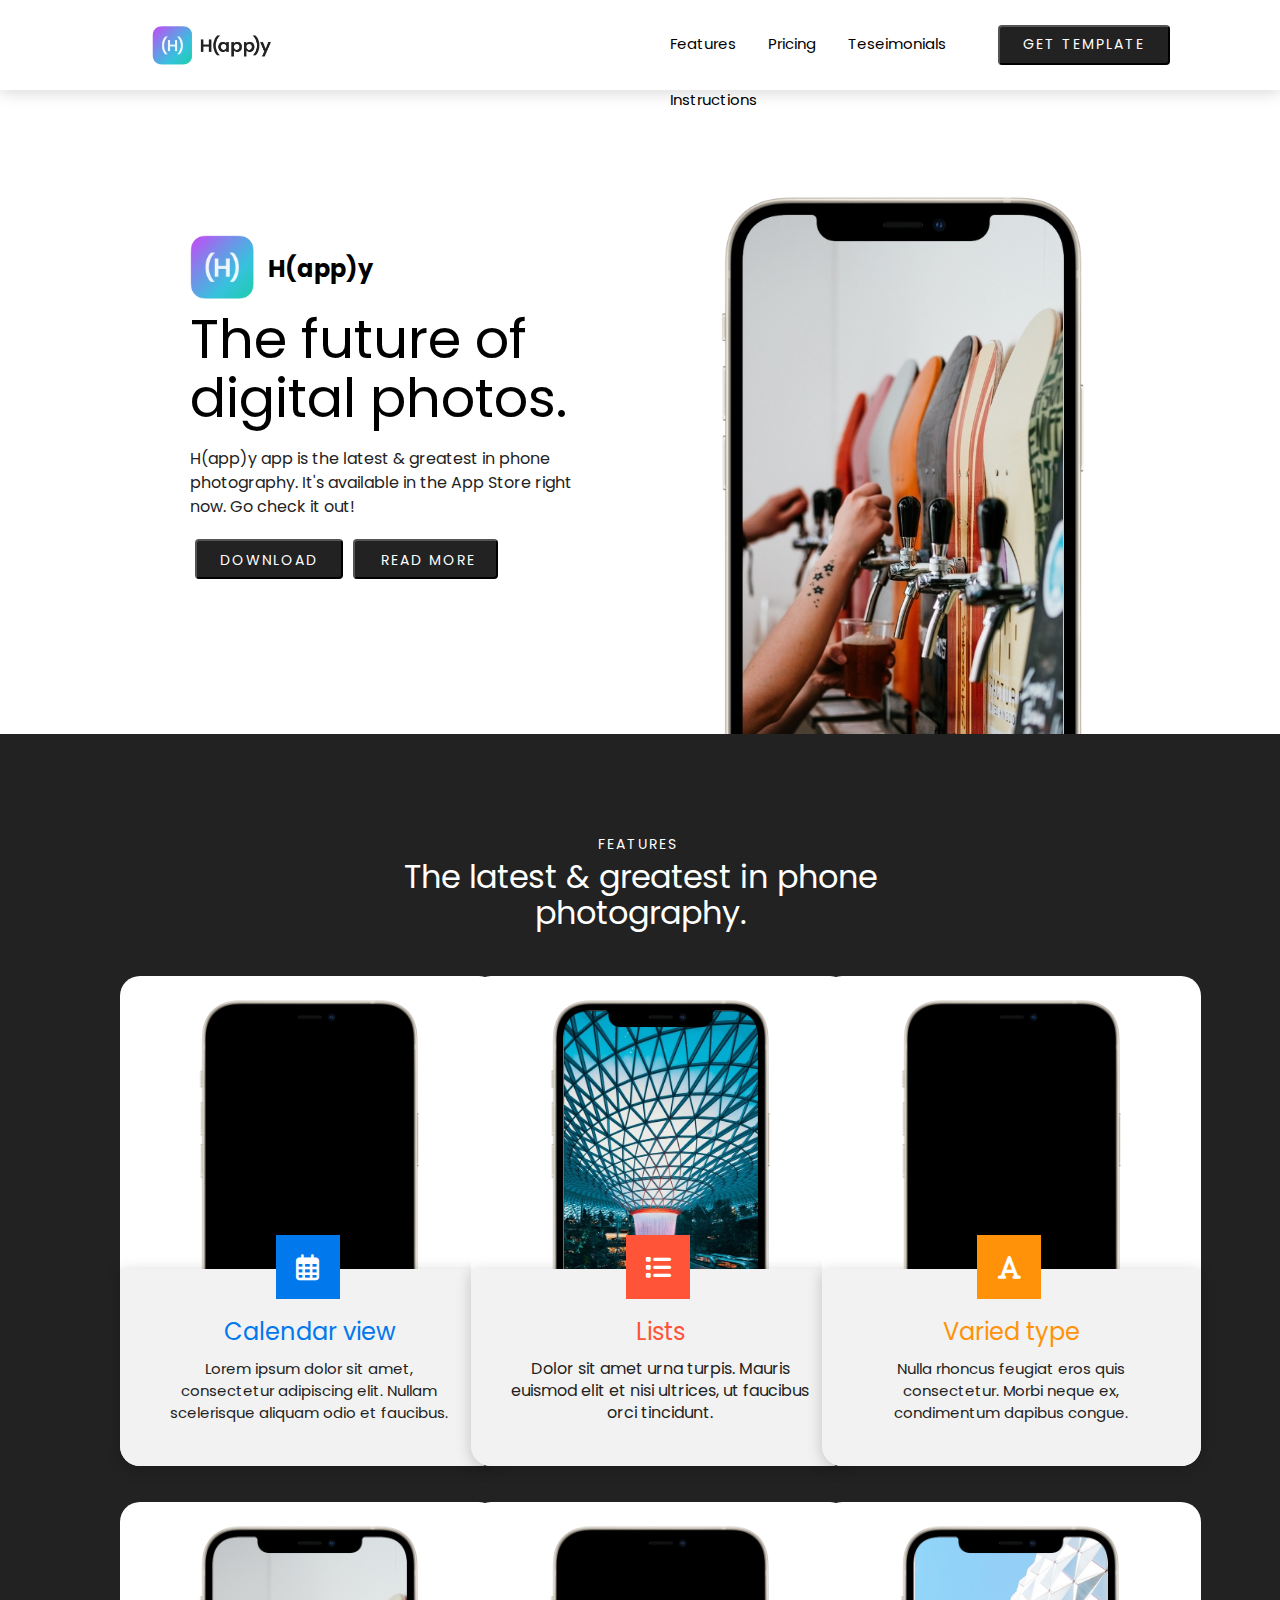
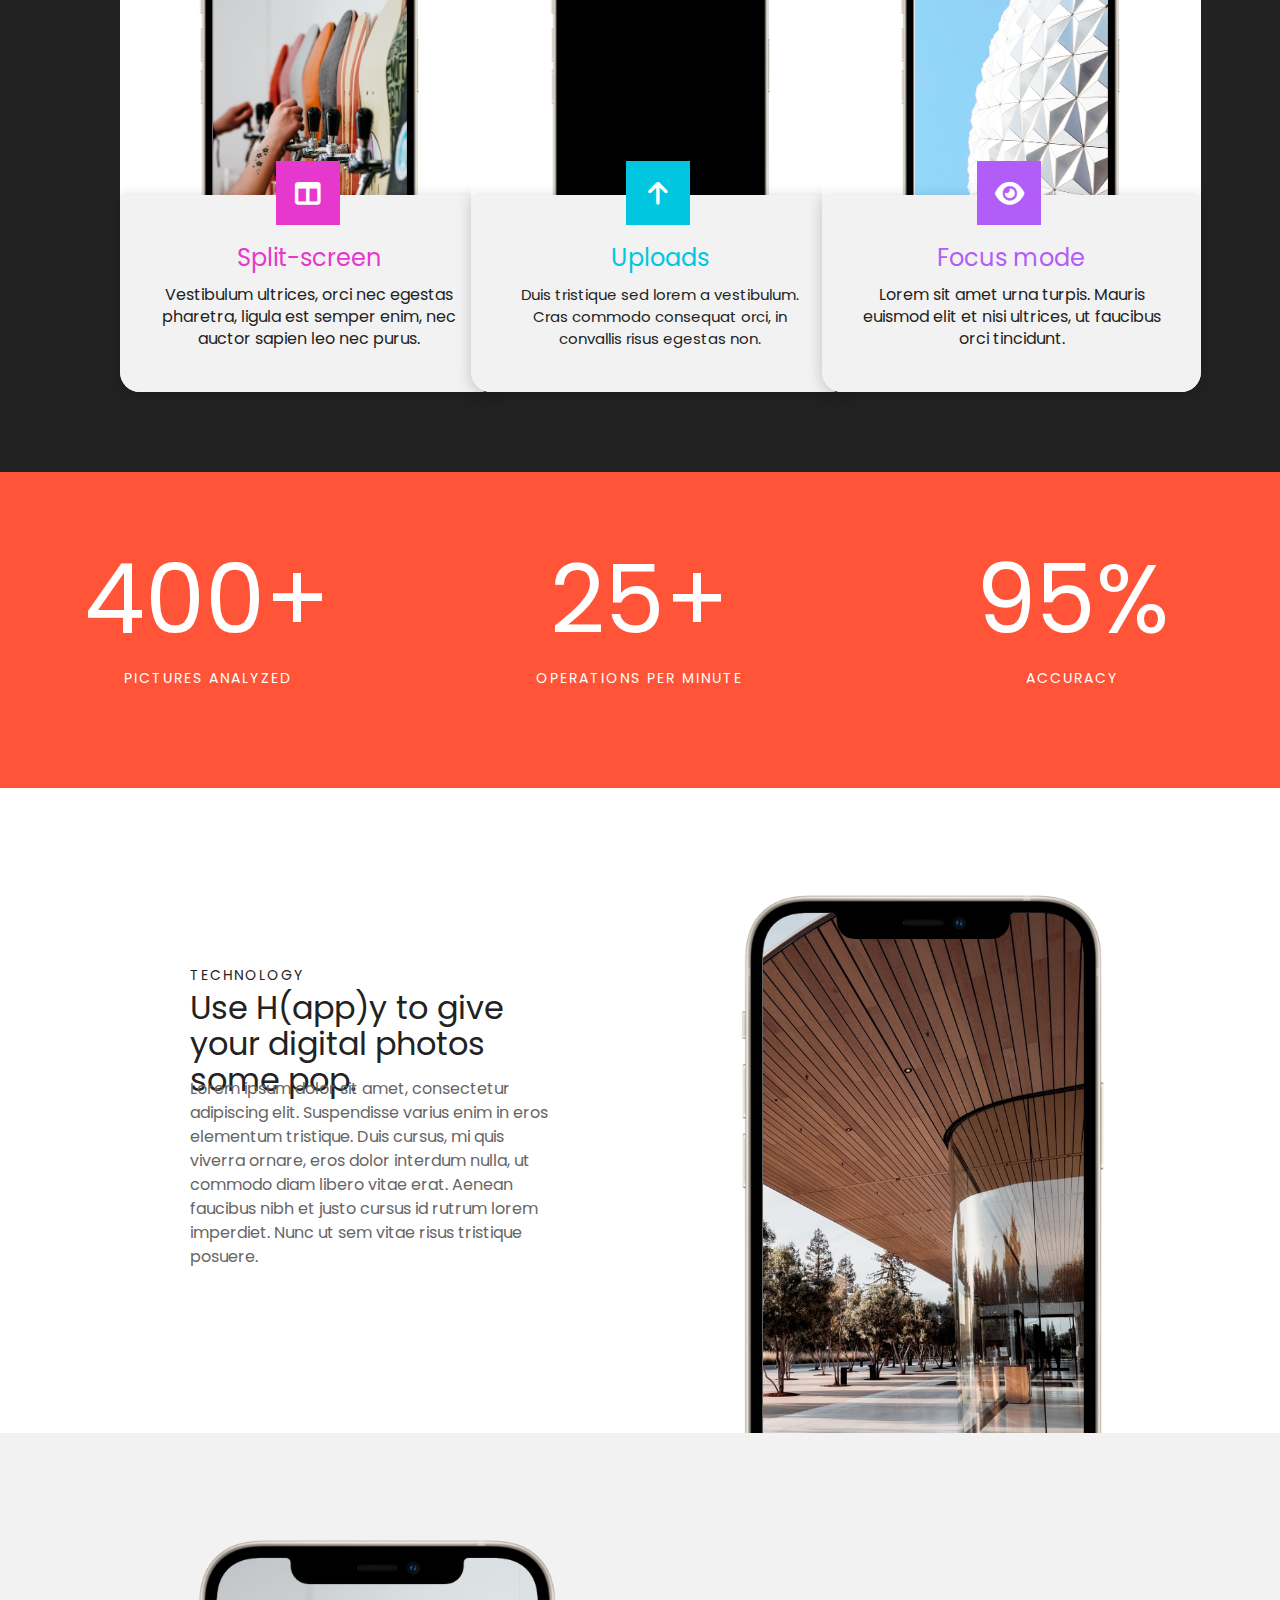
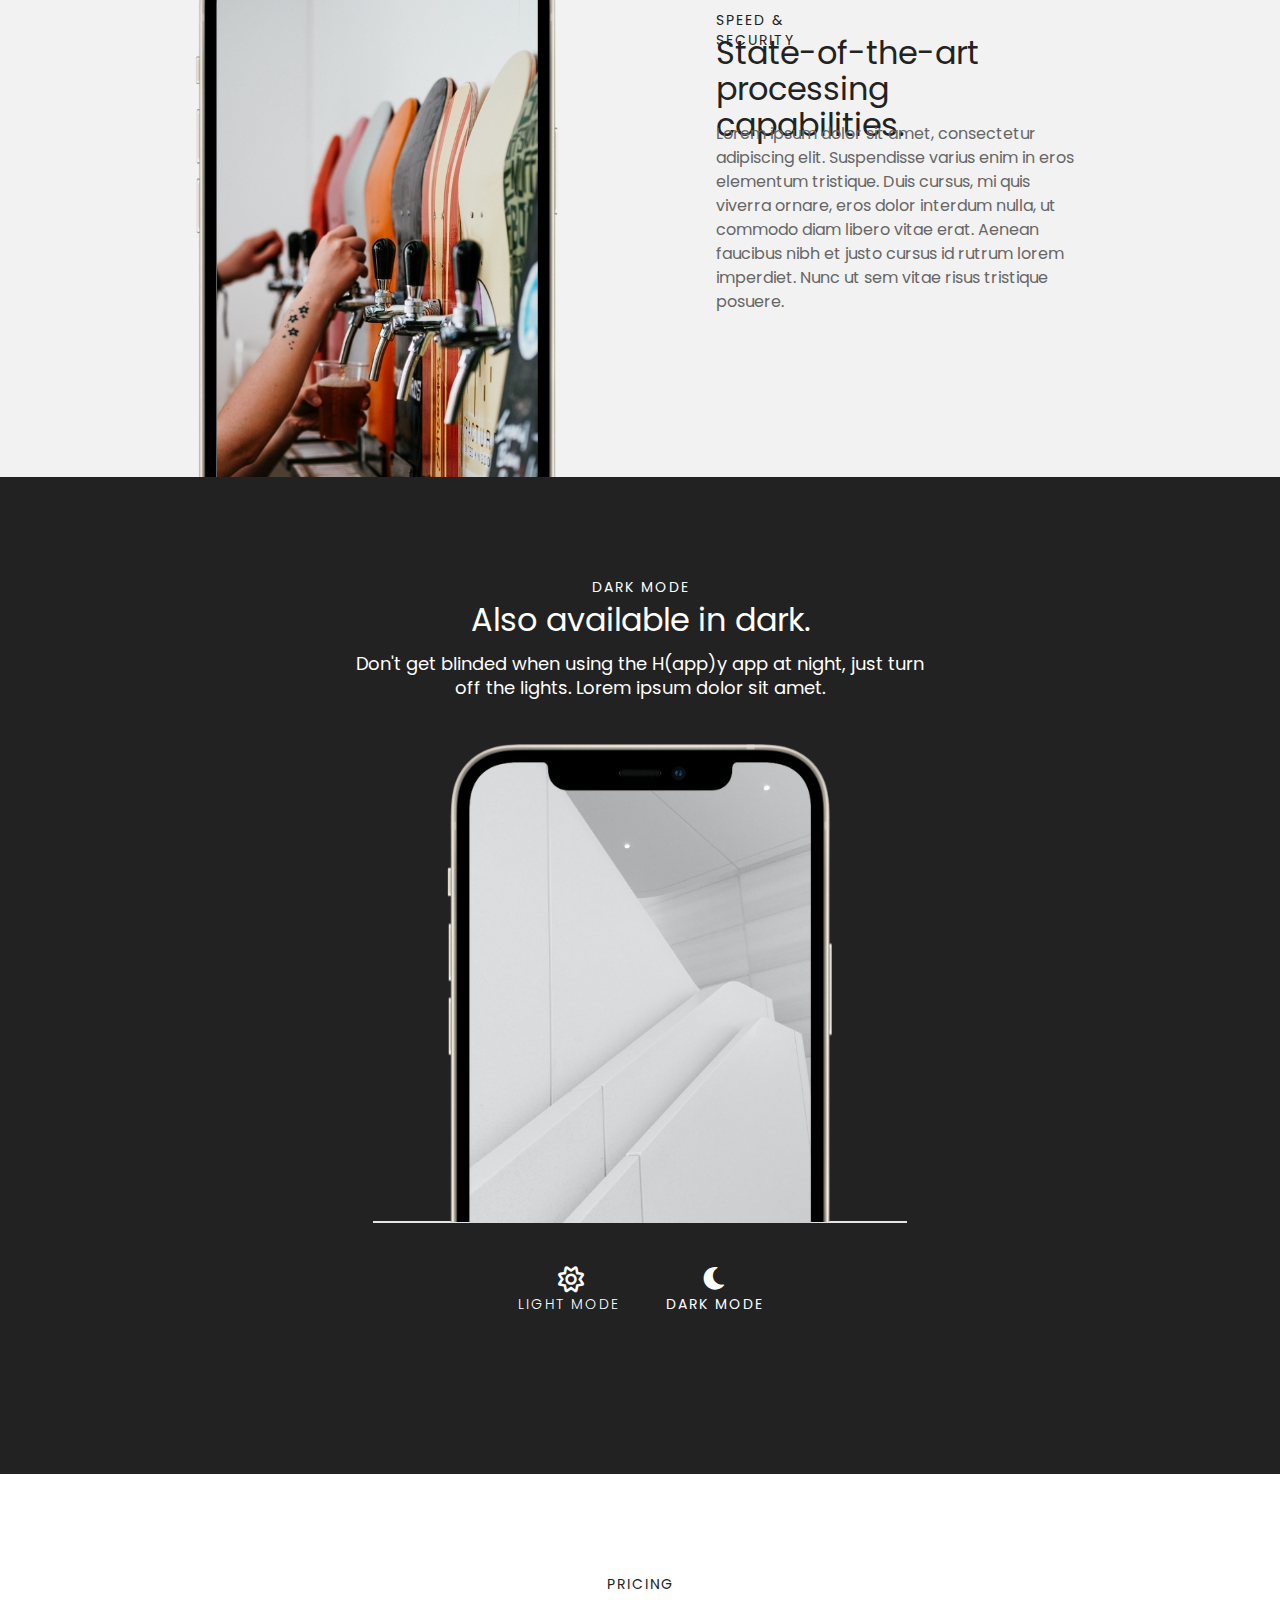
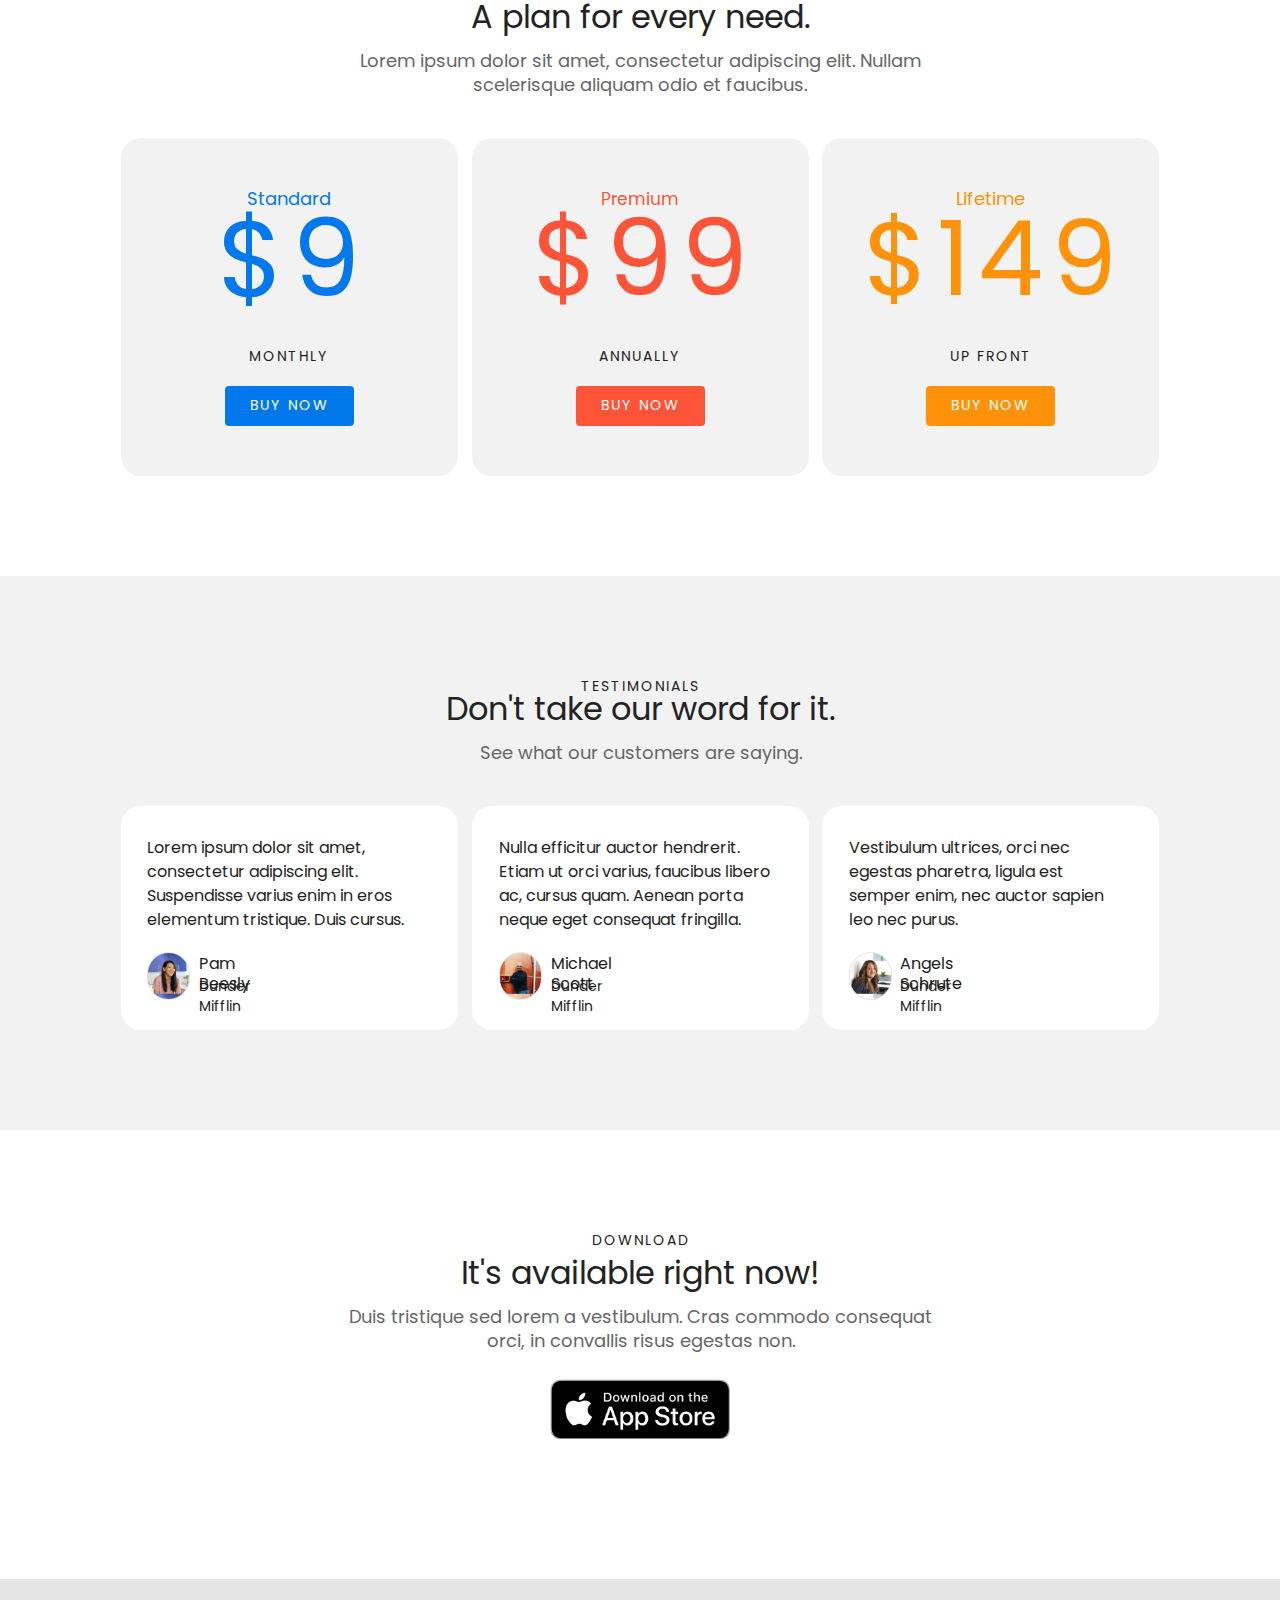
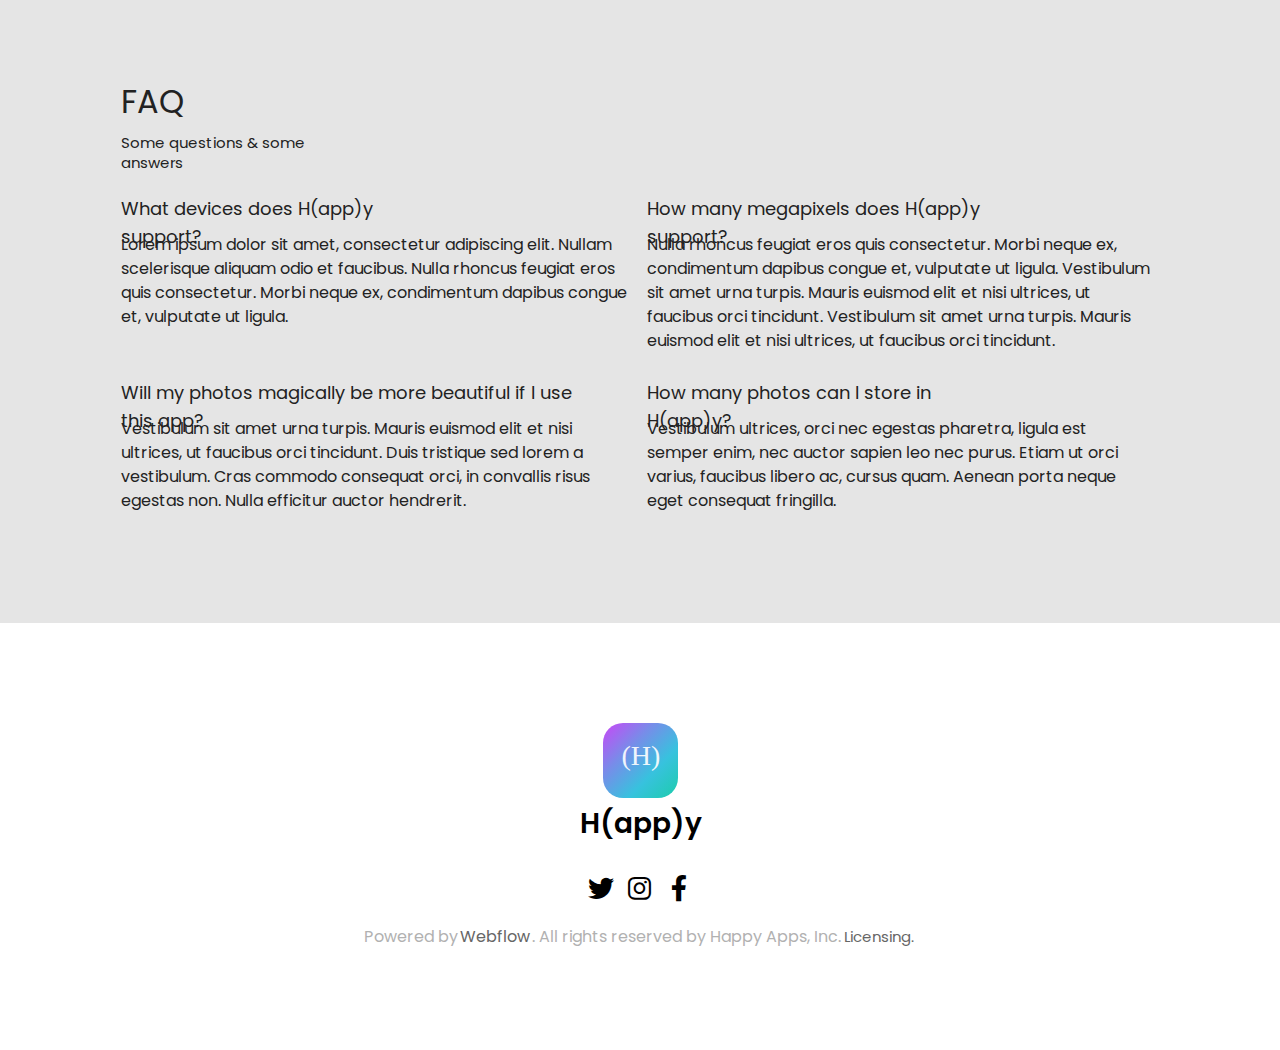
<file: site/index.html>
<!DOCTYPE html>
<html lang="en">

<head>
    <meta charset="UTF-8">
    <meta http-equiv="X-UA-Compatible" content="IE=edge">
    <meta name="viewport" content="width=device-width, initial-scale=1.0">
    <link rel="stylesheet"
        href="https://fonts.googleapis.com/css2?family=Poppins:wght@400;500;600;700;800&display=swap">
    <link rel="stylesheet" href="style.css">
    <link rel="icon" href="images/icon.png">
    <link rel="stylesheet" href="fontawesome/css/all.css">

    <title>Лабораторные работы</title>
</head>

<body>
    <div class="nav">
        <div class="wrap">
            <div class="logo">
                <img src="images/logo.png">
            </div>

            <div class="nav_bar">
                <ul>
                    <li><a herf="#">Features</a></li>
                    <li><a herf="#">Pricing</a></li>
                    <li><a herf="#">Teseimonials</a></li>
                    <li><a herf="#">Instructions</a></li>
                </ul>
            </div>
            <button class="get" type="button" onclick="alert('GET TEMPLATE')">
                <span>GET TEMPLATE</span>
            </button>
        </div>
    </div>
    <div class="bnner">
        <div class="left1">
            <div class="blogo">
                <img src="images/bicon.png">
                <span class="posi">H(app)y</span>
            </div>
            <div class="title1">
                The future of digital photos.
            </div>
            <div class="par1">H(app)y app is the latest & greatest in phone photography.
                It's available in the App Store right now. Go check it out!</div>
            <button class="download" type="button" onclick="alert('DOWNLOAD')"><span>DOWNLOAD</span></button>
            <button class="readmore" type="button" onclick="alert('READ MORE')"><span>READ MORE</span></button>
        </div>

        <div class="phone">
            <div class="bgp"></div>
            <div class="pf"></div>
        </div>
    </div>

    <div class="page1">
        <span class="features">FEATURES</span>
        <p class="par2">The latest & greatest in phone photography.</p>
        <div class="box1">
            <div class="b1"></div>
            <div class="calendar">
                <a href="#" class="view">Calendar view</a>
                <div class="pbox1">Lorem ipsum dolor sit amet, consectetur adipiscing elit. Nullam scelerisque aliquam
                    odio et faucibus.</div>
            </div>
            <div class="calicon"><i class="fa-regular fa-calendar-days"></i></div>
        </div>
        <div class="box2">
            <div class="b2"></div>
            <div class="b2u"></div>
            <div class="lists">
                <a href="#" class="view1">Lists</a>
                <div class="pbox2">Dolor sit amet urna turpis. Mauris euismod elit et nisi ultrices, ut faucibus orci
                    tincidunt.</div>
            </div>
            <div class="listicon"><i class="fa-solid fa-list"></i></div>
        </div>
        <div class="box3">
            <div class="b3"></div>
            <div class="b3u">
                <a href="#" class="view2">Varied type</a>
                <div class="pbox3">Nulla rhoncus feugiat eros quis consectetur. Morbi neque ex, condimentum dapibus
                    congue.</div>
            </div>
            <div class="varicon"><i class="fa-solid fa-font"></i></div>
        </div>
        <div class="box4">
            <div class="b4"></div>
            <div class="b4u"></div>
            <div class="split">
                <a href="#" class="view3">Split-screen</a>
                <div class="pbox4">Vestibulum ultrices, orci nec egestas pharetra, ligula est semper enim, nec auctor
                    sapien leo nec purus.</div>
            </div>
            <div class="spliticon"><i class="fa-solid fa-table-columns"></i></div>
        </div>
        <div class="box5">
            <div class="b5"></div>
            <div class="upload">
                <a href="#" class="view4">Uploads</a>
                <div class="pbox5">Duis tristique sed lorem a vestibulum. Cras commodo consequat orci, in convallis
                    risus egestas non.</div>
            </div>
            <div class="upicon"><i class="fa-solid fa-arrow-up"></i></div>
        </div>
        <div class="box6">
            <div class="b6"></div>
            <div class="b6u"></div>
            <div class="focus">
                <a href="#" class="view5">Focus mode</a>
                <div class="pbox6">Lorem sit amet urna turpis. Mauris euismod elit et nisi ultrices, ut faucibus orci
                    tincidunt.</div>
            </div>
            <div class="foicon"><i class="fa-solid fa-eye"></i></div>
        </div>

    </div>

    <div class="page2">
        <div class="t1">
            <div class="t1sub1">400+</div>
            <div class="t1sub2"><span>Pictures analyzed</span></div>
        </div>
        <div class="t2">
            <div class="t2sub1">25+</div>
            <div class="t2sub2"><span>Operations per minute</span></div>
        </div>
        <div class="t3">
            <div class="t3sub1">95%</div>
            <div class="t3sub2"><span>Accuracy</span></div>
        </div>
    </div>

    <div class="page3">
        <div class="pg3box1">
            <div class="pg3box2"><span>TEchnology</span></div>
            <p class="qwe">Use H(app)y to give your digital photos some pop.</p>
            <p class="rty">Lorem ipsum dolor sit amet, consectetur adipiscing elit.
                Suspendisse varius enim in eros elementum tristique. Duis cursus,
                mi quis viverra ornare, eros dolor interdum nulla, ut commodo diam libero vitae
                erat. Aenean faucibus nibh et justo cursus id rutrum lorem imperdiet.
                Nunc ut sem vitae risus tristique posuere.</p>
        </div>
        <div class="pg3box3">
            <div class="img1"></div>
            <div class="img2"></div>
        </div>
    </div>
    <div class="page4">
        <div class="pg4box1">
            <div class="pg4sub1">
                <div class="img3"></div>
                <div class="img4"></div>
            </div>
            <div class="pg4sub2">
                <div class="pg4sub3"><span>Speed & security</span></div>
                <p class="msg1">State-of-the-art processing capabilities.</p>
                <p class="msg2">Lorem ipsum dolor sit amet, consectetur adipiscing elit.
                    Suspendisse varius enim in eros elementum tristique. Duis cursus,
                    mi quis viverra ornare, eros dolor interdum nulla, ut commodo diam
                    libero vitae erat. Aenean faucibus nibh et justo cursus id rutrum
                    lorem imperdiet. Nunc ut sem vitae risus tristique posuere.</p>
            </div>
        </div>
    </div>
    <div class="page5">
        <div class="page5box1">
            <div class="pg5sub1"><span>Dark mode</span></div>
            <p class="msg3">Also available in dark.</p>
            <p class="msg4">Don't get blinded when using the H(app)y app at night, just turn off the lights. Lorem ipsum
                dolor sit amet.</p>
            <div class="pg5sub2">
                <div></div>
                <div>
                    <div class="img5"></div>
                    <div class="img6"></div>
                </div>
                <div>
                    <div class="sun">
                        <div class="sunicon"><i class="fa-regular fa-sun"></i></div>
                        <div class="light"><span>Light Mode</span></div>
                    </div>
                    <div class="moon">
                        <div class="moonicon"><i class="fa-solid fa-moon"></i></div>
                        <div class="dark"><span>Dark mode</span></div>
                    </div>
                </div>
            </div>
        </div>
    </div>

    <div class="page6">
        <div class="pg6box1">
            <div class="pg6sub1"><span>Pricing</span></div>
            <p class="msg5">A plan for every need.</p>
            <p class="msg6">Lorem ipsum dolor sit amet, consectetur adipiscing elit. Nullam scelerisque aliquam odio et
                faucibus.</p>
        </div>
        <div class="pg6box2">
            <div class="p6s1">
                <span>Standard</span>
                <div class="money9">
                    <span>$9</span>
                    <div><span>Monthly</span></div>
                </div>
                <button><span>Buy Now</span></button>
            </div>
            <div class="p6s2">
                <span>Premium</span>
                <div class="money99">
                    <span>$99</span>
                    <div><span>Annually</span></div>
                </div>
                <button><span>Buy Now</span></button>
            </div>
            <div class="p6s3">
                <span>Lifetime</span>
                <div class="money149">
                    <span>$149</span>
                    <div><span>up front</span></div>
                </div>
                <button><span>Buy Now</span></button>
            </div>
        </div>
    </div>
    <div class="page7">
        <div class="pg7box">
            <div class="pg7title">
                <div class="pg7subtitle">
                    <span>Testimonials</span>
                    <p>Don't take our word for it.</p>
                    <p>See what our customers are saying.</p>
                </div>
            </div>
            <div class="pg7content">
                <div class="contentsub1">
                    <p>Lorem ipsum dolor sit amet, consectetur adipiscing elit. Suspendisse varius enim in eros
                        elementum tristique. Duis cursus.</p>
                    <div class="person1">
                        <div class="p1s1"></div>
                        <div class="p1s2">
                            <span>Pam Beesly</span>
                            <span>Dunder Mifflin</span>
                        </div>
                    </div>
                </div>
                <div class="contentsub2">
                    <p>Nulla efficitur auctor hendrerit. Etiam ut orci varius, faucibus libero ac, cursus quam. Aenean
                        porta neque eget consequat fringilla.</p>
                    <div class="person2">
                        <div class="p2s1"></div>
                        <div class="p2s2">
                            <span>Michael Scott</span>
                            <span>Dunder Mifflin</span>
                        </div>
                    </div>
                </div>
                <div class="contentsub3">
                    <p>Vestibulum ultrices, orci nec egestas pharetra, ligula est semper enim, nec auctor sapien leo nec
                        purus.</p>
                    <div class="person3">
                        <div class="p3s1"></div>
                        <div class="p3s2">
                            <span>Angels Schrute</span>
                            <span>Dunder Mifflin</span>
                        </div>
                    </div>
                </div>
            </div>
        </div>
    </div>
    <div class="page8">
        <div class="pg8box">
            <p>It's available right now!</p>
            <p>Duis tristique sed lorem a vestibulum. Cras commodo consequat orci, in convallis risus egestas non.</p>
            <div class="pg8sub"><span>DOWNLOAD</span></div>
            <button class="store"></button>
        </div>
    </div>
    <div class="page9">
        <div class="pg9sub">
            <div class="p9title">
                <span>FAQ</span>
                <p>Some questions & some answers</p>
            </div>
            <div class="p9content">
                <div class="content1">
                    <span>What devices does H(app)y support?</span>
                    <p>Lorem ipsum dolor sit amet, consectetur adipiscing elit. Nullam scelerisque aliquam odio et faucibus. Nulla rhoncus feugiat eros quis consectetur. Morbi neque ex, condimentum dapibus congue et, vulputate ut ligula.</p>
                </div>
                <div class="content2">
                    <span>How many megapixels does H(app)y support?</span>
                    <p>Nulla rhoncus feugiat eros quis consectetur. Morbi neque ex, condimentum dapibus congue et, vulputate ut ligula. Vestibulum sit amet urna turpis. Mauris euismod elit et nisi ultrices, ut faucibus orci tincidunt. Vestibulum sit amet urna turpis. Mauris euismod elit et nisi ultrices, ut faucibus orci tincidunt.</p>
                </div>
                <div class="content3">
                    <span>Will my photos magically be more beautiful if I use this app?</span>
                    <p>Vestibulum sit amet urna turpis. Mauris euismod elit et nisi ultrices, ut faucibus orci tincidunt. Duis tristique sed lorem a vestibulum. Cras commodo consequat orci, in convallis risus egestas non. Nulla efficitur auctor hendrerit.</p>
                </div>
                <div class="content4">
                    <span>How many photos can I store in H(app)y?</span>
                    <p>Vestibulum ultrices, orci nec egestas pharetra, ligula est semper enim, nec auctor sapien leo nec purus. Etiam ut orci varius, faucibus libero ac, cursus quam. Aenean porta neque eget consequat fringilla.</p>
                </div>
            </div>
        </div>
    </div>
    <footer class="page10">
        <div class="pg10box">
            <div class="pg10icon">
                <div></div>
                <div><span>(H)</span></div>
                <div><span>H(app)y</span></div>
            </div>
            <div class="pg10icon2">
                <div class="twitter"><i class="fa-brands fa-twitter"></i></div>
                <div class="ins"><i class="fa-brands fa-instagram"></i></div>
                <div class="facebook"><i class="fa-brands fa-facebook-f"></i></div>
            </div>
            <div class="pg10footer">
                <ul>
                    <li>Powered by</li>
                    <li>Webflow</li>
                    <li>. All rights reserved by Happy Apps, Inc.</li>
                    <li>Licensing.</li>
                </ul>
            </div>
        </div>
    </footer>
</body>

</html>
</file>
<file: site/style.css>
body a div h1 p {
    margin: 0;
    padding: 0;
    border: 0;
    font-size: 100%;
    font: inherit;
    text-decoration: none;
}

button:hover {
    cursor: pointer;
}

li {
    list-style-type: none;
}

.wrap {
    width: 1440px;
    margin: 0 auto;

}

.nav {
    position: absolute;
    left: 0%;
    right: 0%;
    top: 0px;
    height: 90px;
    width: 100%;
    background: #FFFFFF;
    box-shadow: 0px 3px 15px rgba(0, 0, 0, 0.15);
    border-radius: 0px;
}

.logo {
    position: absolute;
    left: 152px;
    margin-top: 25px;
    width: 120px;
    height: 40px;

}

.nav_bar {
    position: absolute;
    left: 48%;
    width: 30%;
    height: 100%;
    line-height: 24px;
    box-sizing: border-box;
    background-color: white;

}

.get {
    position: absolute;
    left: 78%;
    top: 25px;
    width: 172px;
    height: 40px;
    background: #222222;
    border-radius: 4px;

}

.logo img {
    width: 120px;
    height: 40px;
}

.nav_bar>ul>li {
    float: left;
    font-family: 'Poppins';
    font-style: normal;
    font-weight: 400;
    font-size: 15px;
    padding: 16px 16px;
}

.nav_bar>ul>li>a:hover {
    border-bottom: 2px solid blue;
}

.get>span {

    position: absolute;
    width: 122px;
    height: 18px;
    left: calc(50% - 122px/2);
    top: calc(50% - 18px/2 - 1px);

    font-family: 'Poppins';
    font-style: normal;
    font-weight: 400;
    font-size: 14px;
    line-height: 18px;


    text-align: center;
    letter-spacing: 2px;
    text-transform: uppercase;

    color: #FFFFFF;
}

li a {

    color: black;

    display: block;

    width: 100%;

}

/*标题结束*/
.bnner {
    position: absolute;
    height: 444.47px;
    left: 9.44%;
    right: 9.44%;
    top: 190px;
    background-color: white
}

.bnnner {
    width: 1168px;
    height: 445px;
    margin: 190px 136px 100px 136px;
    padding: 0;
    background-color: aqua;
}

.left1 {
    position: relative;
    width: 420px;
    height: 354px;
    left: 6.68%;
    right: 57.36%;
    top: 45.23px;
    background-color: white;

}

.blogo {
    width: 192px;
    height: 64px;
}

.blogo img {
    position: absolute;
    width: 64px;
    height: 64px;
}

.posi {
    position: relative;
    left: 40.65%;
    right: 0%;
    top: 24.05%;
    bottom: 20.95%;
    font-family: 'Poppins';
    font-style: normal;
    font-weight: 700;
    font-size: 24px;
}

.title1 {
    position: absolute;
    height: 119px;
    left: 0%;
    right: 4.76%;
    top: 74.77px;
    margin: 0;

    font-family: 'Poppins';
    font-style: normal;
    font-weight: 400;
    font-size: 54px;
    line-height: 59px;
}

.par1 {
    position: absolute;
    height: 72px;
    left: 0%;
    right: 6.19%;
    top: 211.77px;

    font-family: 'Poppins';
    font-style: normal;
    font-weight: 400;
    font-size: 16px;
    line-height: 24px;
    /* or 150% */


    color: #222222;
}

.part1>a {
    color: black;

    display: block;

    width: 100%;
    text-decoration-line: none;
}

.download {

    position: absolute;
    height: 40px;
    left: 1.19%;
    right: 63.57%;
    top: 303.77px;

    background: #222222;
    border-radius: 4px;
}

.download>span {
    position: absolute;
    width: 98px;
    height: 18px;
    left: calc(50% - 98px/2);
    top: 10px;

    font-family: 'Poppins';
    font-style: normal;
    font-weight: 400;
    font-size: 14px;
    line-height: 18px;


    text-align: center;
    letter-spacing: 2px;
    text-transform: uppercase;

    color: #FFFFFF;

}

.readmore {
    position: absolute;
    height: 40px;
    left: 38.81%;
    right: 26.67%;
    top: 303.77px;
    background: #222222;
    border-radius: 4px;

}

.readmore>span {
    position: absolute;
    width: 100px;
    height: 18px;
    left: calc(50% - 95px/2);
    top: 10px;

    font-family: 'Poppins';
    font-style: normal;
    font-weight: 400;
    font-size: 14px;
    line-height: 18px;


    text-align: center;
    letter-spacing: 2px;
    text-transform: uppercase;

    color: #FFFFFF;
}


/*第一页左边栏完*/
.phone {
    position: absolute;
    height: 744.47px;
    left: 59.25%;
    right: 8.56%;
    top: 0px;
    background-color: white;
}

.pf {
    position: absolute;
    width: 376px;
    height: 548px;
    left: calc(50% - 376px/2);
    top: calc(50% - 548px/2 - 98.23px);


    background-image: url("images/phonef.png");
    background-size: cover;
    border-radius: 0px;
}

.bgp {
    position: relative;
    width: 321px;
    height: 695px;
    left: calc(50% - 321px/2 - 0.5px);
    top: calc(50% - 695px/2 + 0.27px);

    background: url("images/picc.jpg");
    background-size: 100%;
    border-radius: 10px;
}

.page1 {
    position: absolute;
    height: 1338px;
    left: 0%;
    right: 0%;
    top: 734px;

    background: #222222;
    border-radius: 0px;
}

.features {
    position: relative;
    width: 85px;
    height: 20px;
    left: calc(50% - 85px/2 + 0.5px);
    top: 100px;

    font-family: 'Poppins';
    font-style: normal;
    font-weight: 400;
    font-size: 14px;
    line-height: 20px;
    /* identical to box height, or 143% */

    text-align: center;
    letter-spacing: 2px;
    text-transform: uppercase;

    color: #FFFFFF;
}

.par2 {
    position: absolute;
    width: 495px;
    height: 72px;
    left: calc(50% - 495px/2 + 0.5px);
    top: 125px;
    margin: 0;

    font-family: 'Poppins';
    font-style: normal;
    font-weight: 400;
    font-size: 32px;
    line-height: 36px;
    /* or 112% */

    text-align: center;

    color: #FFFFFF;
}

.box1 {
    position: absolute;
    width: 379px;
    height: 490px;
    left: 9.4%;
    right: 0%;
    top: 242px;

    background: #FFFFFF;
    border-radius: 20px;
}

.box2 {
    position: absolute;
    width: 379px;
    height: 490px;
    left: 36.8%;
    right: 0%;
    top: 242px;

    background: #FFFFFF;
    border-radius: 20px;
}

.box3 {
    position: absolute;
    width: 379px;
    height: 490px;
    left: 64.2%;
    right: 0%;
    top: 242px;

    background: #FFFFFF;
    border-radius: 20px;
}

.box4 {
    position: absolute;
    width: 379px;
    height: 490px;
    left: 9.4%;
    right: 0%;
    top: 768px;

    background: #FFFFFF;
    border-radius: 20px;
}

.box5 {
    position: absolute;
    width: 379px;
    height: 490px;
    left: 36.8%;
    right: 0%;
    top: 768px;

    background: #FFFFFF;
    border-radius: 20px;

}

.box6 {
    position: absolute;
    width: 379px;
    height: 490px;
    left: 64.2%;
    right: 0%;
    top: 768px;

    background: #FFFFFF;
    border-radius: 20px;
}

.b1 {
    position: absolute;
    width: 227px;
    height: 450px;
    left: calc(50% - 227px/2 + 0.17px);
    top: calc(50% - 450px/2 - 0.38px);

    background: url("images/b1.png");
    border-radius: 0px;
    background-size: cover;
}

.calendar {
    position: absolute;
    height: 197px;
    left: 0%;
    right: 0%;
    top: 293px;

    background: #F2F2F2;
    box-shadow: 0px 3px 15px rgba(0, 0, 0, 0.2);
    border-radius: 0px 0px 20px 20px;
}

.calicon {
    position: absolute;
    width: 64px;
    height: 64px;
    left: 41%;
    right: 0%;
    top: 259px;

    background: #0278ED;
}

i {
    font-size: 26px;
    color: white;
    top: 50%;
    left: 50%;
    transform: translate(-50%, -50%);
    position: relative;
    font-weight: 400;


}

.view {
    position: absolute;
    width: 177px;
    height: 30px;
    left: calc(50% - 177px/2);
    top: calc(50% - 30px/2 - 35.5px);
    text-decoration: none;

    font-family: 'Poppins';
    font-style: normal;
    font-weight: 400;
    font-size: 24px;
    line-height: 30px;
    /* identical to box height, or 125% */

    text-align: center;

    color: #0278ED;
}

.pbox1 {
    position: relative;
    width: 286px;
    height: 68px;
    left: calc(50% - 286px/2 - 0.5px);
    top: calc(50% - 68px/2 + 24.5px);

    font-family: 'Poppins';
    font-style: normal;
    font-weight: 400;
    font-size: 15px;
    line-height: 22px;
    /* or 149% */

    text-align: center;

    color: #222222;
}

.b2 {
    position: absolute;
    width: 194px;
    height: 420px;
    left: calc(50% - 194px/2);
    top: calc(50% - 420px/2 - 0.38px);

    background: url("images/b2.jpg");
    background-size: 100%;
    border-radius: 0px;
}

.b2u,
.b4u,
.b5u,
.b6u {
    position: absolute;
    width: 227px;
    height: 450px;
    left: calc(50% - 227px/2 - 0.5px);
    top: calc(50% - 450px/2 - 0.38px);

    background: url("images/phonef.png");
    background-size: cover;
    border-radius: 0px;
}

.lists {

    position: absolute;
    height: 197px;
    left: 0%;
    right: 0%;
    top: 293px;

    background: #F2F2F2;
    box-shadow: 0px 3px 15px rgba(0, 0, 0, 0.2);
    border-radius: 0px 0px 20px 20px;

}

.listicon {
    position: absolute;
    width: 64px;
    height: 64px;
    left: 41%;
    right: 0%;
    top: 259px;

    background: #FF5437;
}

.view1 {
    position: absolute;
    width: 52px;
    height: 30px;
    left: calc(50% - 52px/2 - 0.5px);
    top: calc(50% - 30px/2 - 35.5px);

    font-family: 'Poppins';
    font-style: normal;
    font-weight: 400;
    font-size: 24px;
    line-height: 30px;
    text-decoration: none;
    /* identical to box height, or 125% */

    text-align: center;

    color: #FF5437;
}

.pbox2 {
    position: absolute;
    width: 298px;
    height: 68px;
    left: calc(50% - 298px/2 - 0.5px);
    top: calc(50% - 68px/2 + 24.5px);

    font-family: 'Poppins';
    font-style: normal;
    font-weight: 400;
    font-size: 16px;
    line-height: 22px;
    /* or 140% */

    text-align: center;

    color: #222222;
}

.b3,
.b5 {
    position: absolute;
    width: 227px;
    height: 450px;
    left: calc(50% - 227px/2 - 0.17px);
    top: calc(50% - 450px/2 - 0.38px);

    background: url("images/b1.png");
    background-size: cover;
    border-radius: 0px;
}

.b3u,
.split,
.upload,
.focus {
    position: absolute;
    height: 197px;
    left: 0%;
    right: 0%;
    top: 293px;

    background: #F2F2F2;
    box-shadow: 0px 3px 15px rgba(0, 0, 0, 0.2);
    border-radius: 0px 0px 20px 20px;
}

.varicon,
.spliticon,
.upicon,
.foicon {
    position: absolute;
    width: 64px;
    height: 64px;
    left: 41%;
    right: 0%;
    top: 259px;

    background: #FF9209;
}

.view2 {
    position: absolute;
    width: 142px;
    height: 30px;
    left: calc(50% - 142px/2 + 0.5px);
    top: calc(50% - 30px/2 - 35.5px);

    font-family: 'Poppins';
    font-style: normal;
    font-weight: 400;
    font-size: 24px;
    line-height: 30px;
    text-decoration: none;
    /* identical to box height, or 125% */

    text-align: center;

    color: #FF9209;
}

.pbox3 {
    position: absolute;
    width: 243px;
    height: 68px;
    left: calc(50% - 243px/2);
    top: calc(50% - 68px/2 + 24.5px);

    font-family: 'Poppins';
    font-style: normal;
    font-weight: 400;
    font-size: 15px;
    line-height: 22px;
    /* or 149% */

    text-align: center;

    color: #222222;

}

.b4 {
    position: absolute;
    width: 194px;
    height: 420px;
    left: calc(50% - 194px/2);
    top: calc(50% - 420px/2 - 0.38px);

    background: url("images/picc.jpg");
    background-size: 100%;
    border-radius: 0px;
}

.spliticon {
    background: #E738CE;
}

.view3 {
    position: absolute;
    width: 149px;
    height: 30px;
    left: calc(50% - 149px/2);
    top: calc(50% - 30px/2 - 35.5px);

    font-family: 'Poppins';
    font-style: normal;
    font-weight: 400;
    font-size: 24px;
    line-height: 30px;
    text-decoration: none;
    /* identical to box height, or 125% */

    text-align: center;

    color: #E738CE;

}

.pbox4 {
    position: absolute;
    width: 294px;
    height: 68px;
    left: calc(50% - 294px/2 - 0.5px);
    top: calc(50% - 68px/2 + 24.5px);

    font-family: 'Poppins';
    font-style: normal;
    font-weight: 400;
    font-size: 16px;
    line-height: 22px;
    /* or 140% */

    text-align: center;

    color: #222222;
}

.upicon {
    background: #00C6DF;
}

.view4 {
    position: absolute;
    width: 104px;
    height: 30px;
    left: calc(50% - 104px/2 - 0.5px);
    top: calc(50% - 30px/2 - 35.5px);

    font-family: 'Poppins';
    font-style: normal;
    font-weight: 400;
    font-size: 24px;
    line-height: 30px;
    text-decoration: none;
    /* identical to box height, or 125% */

    text-align: center;

    color: #00C6DF;
}

.pbox5 {
    position: absolute;
    width: 290px;
    height: 68px;
    left: calc(50% - 290px/2 - 0.5px);
    top: calc(50% - 68px/2 + 24.5px);

    font-family: 'Poppins';
    font-style: normal;
    font-weight: 400;
    font-size: 15px;
    line-height: 22px;
    /* or 149% */

    text-align: center;

    color: #222222;
}

.b6 {
    position: absolute;
    width: 194px;
    height: 420px;
    left: calc(50% - 194px/2 + 0.33px);
    top: calc(50% - 420px/2 - 0.21px);

    background: url("images/b6.jpg");
    background-size: contain;
    border-radius: 0px;
}

.foicon {
    background: #B25DF8;
}

.view5 {
    position: absolute;
    width: 151px;
    height: 30px;
    left: calc(50% - 151px/2);
    top: calc(50% - 30px/2 - 35.5px);

    font-family: 'Poppins';
    font-style: normal;
    font-weight: 400;
    font-size: 24px;
    line-height: 30px;
    text-decoration: none;
    /* identical to box height, or 125% */

    text-align: center;

    color: #B25DF8;
}

.pbox6 {
    position: absolute;
    width: 298px;
    height: 68px;
    left: calc(50% - 298px/2 + 0.5px);
    top: calc(50% - 68px/2 + 24.5px);

    font-family: 'Poppins';
    font-style: normal;
    font-weight: 400;
    font-size: 16px;
    line-height: 22px;
    /* or 140% */

    text-align: center;

    color: #222222;
}

.view:hover,
.view1:hover,
.view2:hover,
.view3:hover,
.view4:hover,
.view5:hover {
    text-decoration-line: underline;
}

.page2 {
    position: absolute;
    height: 316px;
    left: 0%;
    right: 0%;
    top: 2072px;

    background: #FF5437;
    border-radius: 0px;
}

.t1 {
    position: absolute;
    height: 116px;
    left: 3.71%;
    right: 71.29%;
    top: 100.12px;
}

.t1sub1 {
    position: absolute;
    width: 252px;
    height: 96px;
    left: calc(50% - 252px/2 - 0.33px);
    top: -20.12px;

    font-family: 'Poppins';
    font-style: normal;
    font-weight: 400;
    font-size: 96px;
    line-height: 96px;
    /* identical to box height, or 100% */

    text-align: center;

    color: #FFFFFF;
}

.t1sub2 {
    position: absolute;
    height: 20px;
    left: 6.74%;
    right: 6.96%;
    top: 95.88px;
}

.t1sub2>span {
    position: absolute;
    width: 177px;
    height: 20px;
    left: calc(50% - 177px/2 + 0.5px);
    top: 0px;

    font-family: 'Poppins';
    font-style: normal;
    font-weight: 400;
    font-size: 14px;
    line-height: 20px;
    /* identical to box height, or 143% */

    text-align: center;
    letter-spacing: 2px;
    text-transform: uppercase;

    color: #FFFFFF;
}

.t2 {
    position: absolute;
    height: 116px;
    left: 39%;
    right: 39%;
    top: 100.12px;

}

.t2sub1 {
    position: absolute;
    width: 181px;
    height: 96px;
    left: calc(50% - 181px/2 - 0.48px);
    top: -20.12px;

    font-family: 'Poppins';
    font-style: normal;
    font-weight: 400;
    font-size: 95px;
    line-height: 96px;
    /* identical to box height, or 101% */

    text-align: center;

    color: #FFFFFF;
}

.t2sub2 {
    position: absolute;
    height: 20px;
    left: 7.59%;
    right: 7.97%;
    top: 95.88px;
}

.t2sub2>span {
    position: absolute;
    width: 217px;
    height: 20px;
    left: calc(50% - 217px/2);
    top: 0px;

    font-family: 'Poppins';
    font-style: normal;
    font-weight: 400;
    font-size: 14px;
    line-height: 20px;
    /* identical to box height, or 143% */

    text-align: center;
    letter-spacing: 2px;
    text-transform: uppercase;

    color: #FFFFFF;

}

.t3 {
    position: absolute;
    height: 116px;
    left: 73.39%;
    right: 5.81%;
    top: 100.12px;

}

.t3sub1 {
    position: absolute;
    width: 203px;
    height: 96px;
    left: calc(50% - 203px/2 - 0.14px);
    top: -20.12px;

    font-family: 'Poppins';
    font-style: normal;
    font-weight: 400;
    font-size: 96px;
    line-height: 96px;
    /* identical to box height, or 100% */

    text-align: center;

    color: #FFFFFF;
}

.t3sub2 {
    position: absolute;
    height: 20px;
    left: 8.17%;
    right: 8.29%;
    top: 95.88px;
}

.t3sub2>span {
    position: absolute;
    width: 96px;
    height: 20px;
    left: calc(50% - 96px/2 + 0.5px);
    top: 0px;

    font-family: 'Poppins';
    font-style: normal;
    font-weight: 400;
    font-size: 14px;
    line-height: 20px;
    /* identical to box height, or 143% */

    text-align: center;
    letter-spacing: 2px;
    text-transform: uppercase;

    color: #FFFFFF;

}

.page3 {
    position: absolute;
    height: 444.47px;
    left: 9.44%;
    right: 9.44%;
    top: 2488.12px;

    background-color: white;
}

.pg3box1 {
    position: absolute;
    height: 290px;
    left: 6.68%;
    right: 57.36%;
    top: 77.23px;
}

.pg3box2 {
    position: absolute;
    height: 20px;
    left: 0%;
    right: 0%;
    top: -0.36px;

}

.pg3box2>span {
    position: absolute;
    height: 20px;
    left: 0%;
    right: 71.9%;
    top: 0px;

    font-family: 'Poppins';
    font-style: normal;
    font-weight: 400;
    font-size: 14px;
    line-height: 20px;
    /* identical to box height, or 143% */

    letter-spacing: 2px;
    text-transform: uppercase;

    color: #222222;
}

.qwe {
    position: relative;
    height: 72px;
    left: 0%;
    right: 2.62%;
    top: 24.64px;
    margin-top: 0%;
    margin-bottom: 0%;

    font-family: 'Poppins';
    font-style: normal;
    font-weight: 400;
    font-size: 32px;
    line-height: 36px;
    /* or 112% */


    color: #222222;
}

.rty {
    position: absolute;
    height: 168px;
    left: 0%;
    right: 4.05%;
    top: 111.64px;
    margin-top: 0%;
    margin-bottom: 0%;

    font-family: 'Poppins';
    font-style: normal;
    font-weight: 400;
    font-size: 16px;
    line-height: 24px;
    /* or 150% */


    color: #666666;
}

.pg3box3 {
    position: absolute;
    height: 744.47px;
    left: 59.25%;
    right: 8.56%;
    top: 0px;
    width: 376px;
    height: 744.47px;

}

.img1 {
    position: absolute;
    width: 321px;
    height: 695px;
    left: calc(50% - 321px/2 - 0.5px);
    top: calc(50% - 695px/2 + 0.14px);

    background: url("images/b7.jpg");
    background-size: 100%;
    border-radius: 0px;
}

.img2 {
    position: absolute;
    width: 376px;
    height: 744px;
    left: calc(50% - 378px/2);
    top: calc(50% - 744px/2 - 0.36px);

    background-image: url("images/phonef.png");
    background-size: contain;
    border-radius: 0px;
}

.page4 {
    position: absolute;
    height: 644px;
    left: 0%;
    right: 0%;
    top: 3033px;

    background: #F2F2F2;
    border-radius: 0px;
}

.pg4box1 {
    position: absolute;
    height: 444.47px;
    left: 9.44%;
    right: 9.44%;
    top: 99.59px;
}

.pg4sub1 {
    position: absolute;
    height: 744.47px;
    left: 8.56%;
    right: 59.25%;
    top: 0px;
}

.img3 {
    position: absolute;
    width: 321px;
    height: 695px;
    left: calc(50% - 321px/2 + 0.5px);
    top: calc(50% - 695px/2 - 0.33px);

    background: url("images/picc.jpg");
    background-size: 100%;
    border-radius: 0px;
}

.img4 {
    position: absolute;
    width: 376px;
    height: 744px;
    left: calc(50% - 376px/2);
    top: calc(50% - 744px/2 + 0.17px);

    background: url("images/phonef.png");
    background-size: cover;
    border-radius: 0px;
}

.pg4sub2 {
    position: absolute;
    height: 290px;
    left: 57.36%;
    right: 6.68%;
    top: 77.23px;

}

.pg4sub3 {
    position: absolute;
    height: 20px;
    left: 0%;
    right: 0%;
    top: 0.17px;
}

.pg4sub3>span {
    position: absolute;
    height: 20px;
    left: 0%;
    right: 62.14%;
    top: 0px;

    font-family: 'Poppins';
    font-style: normal;
    font-weight: 400;
    font-size: 14px;
    line-height: 20px;
    /* identical to box height, or 143% */

    letter-spacing: 2px;
    text-transform: uppercase;

    color: #222222;
}

.msg1 {
    position: absolute;
    height: 72px;
    left: 0%;
    right: 5.71%;
    top: 25.17px;
    margin: 0%;

    font-family: 'Poppins';
    font-style: normal;
    font-weight: 400;
    font-size: 32px;
    line-height: 36px;
    /* or 112% */


    color: #222222;
}

.msg2 {
    position: absolute;
    height: 168px;
    left: 0%;
    right: 4.05%;
    top: 112.17px;
    margin: 0%;

    font-family: 'Poppins';
    font-style: normal;
    font-weight: 400;
    font-size: 16px;
    line-height: 24px;
    /* or 150% */


    color: #666666;
}

.page5 {
    position: absolute;
    height: 997px;
    left: 0%;
    right: 0%;
    top: 3677px;

    background: #222222;
    border-radius: 0px;
}

.page5box1 {
    position: absolute;
    height: 757px;
    left: 29.17%;
    right: 29.17%;
    top: 100.06px;
}

.pg5sub1 {
    position: absolute;
    height: 20px;
    left: 0%;
    right: 0%;
    top: -0.06px;

}

.pg5sub1>span {
    position: absolute;
    width: 103px;
    height: 20px;
    left: calc(50% - 103px/2 + 0.5px);
    top: 0px;

    font-family: 'Poppins';
    font-style: normal;
    font-weight: 400;
    font-size: 14px;
    line-height: 20px;
    /* identical to box height, or 143% */

    text-align: center;
    letter-spacing: 2px;
    text-transform: uppercase;

    color: #FFFFFF;
}

.msg3 {
    position: absolute;
    width: 364px;
    height: 36px;
    left: calc(50% - 364px/2);
    top: 24.94px;
    margin: 0%;

    font-family: 'Poppins';
    font-style: normal;
    font-weight: 400;
    font-size: 32px;
    line-height: 36px;
    /* identical to box height, or 112% */

    text-align: center;

    color: #FFFFFF;
}

.msg4 {
    position: absolute;
    width: 578px;
    height: 48px;
    left: calc(50% - 578px/2);
    top: 74.94px;
    margin: 0%;

    font-family: 'Poppins';
    font-style: normal;
    font-weight: 400;
    font-size: 18px;
    line-height: 24px;
    /* or 133% */

    text-align: center;

    color: #FFFFFF;

}

.pg5sub2 {
    position: absolute;
    height: 623px;
    left: 0%;
    right: 0%;
    top: 134px;

}

.pg5sub2>div:nth-child(2) {
    position: absolute;
    height: 792px;
    left: 16.67%;
    right: 16.67%;
    top: 20px;
}

.img5 {
    position: absolute;
    width: 342px;
    height: 465px;
    left: calc(50% - 342px/2);
    top: calc(50% - 455px/2 - 137.56px);

    background: url("images/e5.jpg");
    background-size: 100%;
    background-position: 0% 45%;
    border-radius: 0px;
}

.img6 {
    position: absolute;
    width: 400px;
    height: 486px;
    left: calc(50% - 400px/2);
    top: calc(50% - 486px/2 - 148.06px);

    background: url("images/phonef.png");
    background-size: 100%;
    border-radius: 0px;
}

.pg5sub2>div:nth-child(1) {
    position: absolute;
    height: 2px;
    left: 0%;
    right: 0%;
    top: 510px;

    background: #E5E5E5;
}

.pg5sub2>div:nth-child(3) {
    position: absolute;
    height: 111px;
    left: 0%;
    right: 0%;
    top: 511.94px;
    background: #222222;
}

.sun {
    position: absolute;
    width: 128px;
    height: 49px;
    left: calc(50% - 128px/2 - 71px);
    top: 42px;

}

.sunicon {
    position: absolute;
    width: 24px;
    height: 24px;
    left: calc(50% - 24px/2);
    top: calc(50% - 24px/2 - 12.5px);

    border-radius: 0px;
}

.sunicon>i {
    width: 23px;
    height: 23px;
}

.light {
    position: absolute;
    height: 20px;
    left: 7.81%;
    right: 7.81%;
    top: 29px;
}

.light>span {
    position: absolute;
    width: 108px;
    height: 20px;
    left: calc(50% - 108px/2);
    top: 0px;

    font-family: 'Poppins';
    font-style: normal;
    font-weight: 300;
    font-size: 14px;
    line-height: 20px;
    /* identical to box height, or 143% */

    text-align: center;
    letter-spacing: 2px;
    text-transform: uppercase;

    color: #FFFFFF;
}

.moon {
    position: absolute;
    width: 123px;
    height: 49px;
    left: calc(50% - 123px/2 + 74.5px);
    top: 42px;
}

.moonicon {
    position: absolute;
    width: 24px;
    height: 24px;
    left: calc(50% - 24px/2 - 0.5px);
    top: calc(50% - 24px/2 - 12.5px);

    border-radius: 0px;
}

.moonicon>i {
    width: 24px;
    height: 24px;
}

.dark {

    position: absolute;
    height: 20px;
    left: 8.13%;
    right: 8.13%;
    top: 29px;
}

.dark>span {
    position: absolute;
    width: 103px;
    height: 20px;
    left: calc(50% - 103px/2);
    top: 0px;

    font-family: 'Poppins';
    font-style: normal;
    font-weight: 400;
    font-size: 14px;
    line-height: 20px;
    /* identical to box height, or 143% */

    text-align: center;
    letter-spacing: 2px;
    text-transform: uppercase;

    color: #FFFFFF;
}

.page6 {
    position: absolute;
    height: 502px;
    left: 8.33%;
    right: 8.33%;
    top: 4774.06px;

}

.pg6box1 {
    position: absolute;
    height: 124px;
    left: 25%;
    right: 25%;
    top: 0px;
}

.pg6sub1 {
    position: absolute;
    height: 20px;
    left: 0%;
    right: 0%;
    top: -0.06px;

}

.pg6sub1>span {
    position: absolute;
    width: 73px;
    height: 20px;
    left: calc(50% - 73px/2 + 0.5px);
    top: 0px;

    font-family: 'Poppins';
    font-style: normal;
    font-weight: 400;
    font-size: 14px;
    line-height: 20px;
    /* identical to box height, or 143% */

    text-align: center;
    letter-spacing: 2px;
    text-transform: uppercase;

    color: #222222;
}

.msg5 {
    position: absolute;
    width: 355px;
    height: 36px;
    left: calc(50% - 355px/2 + 0.5px);
    top: 24.94px;
    margin: 0%;
    font-family: 'Poppins';
    font-style: normal;
    font-weight: 400;
    font-size: 32px;
    line-height: 36px;
    /* identical to box height, or 112% */

    text-align: center;

    color: #222222;
}

.msg6 {
    position: absolute;
    width: 568px;
    height: 48px;
    left: calc(50% - 568px/2);
    top: 74.94px;
    margin: 0%;
    font-family: 'Poppins';
    font-style: normal;
    font-weight: 400;
    font-size: 18px;
    line-height: 24px;
    /* or 133% */

    text-align: center;

    color: #666666;
}

.pg6box2 {
    position: absolute;
    height: 338px;
    left: 1.33%;
    right: 1.33%;
    top: 164px;
    background-color: white;
}

.p6s1 {
    position: absolute;
    height: 338px;
    left: 0%;
    right: 67.55%;
    top: -0.06px;
    background: #F2F2F2;
    border-radius: 20px;

}

.p6s1>span {
    position: absolute;
    width: 85px;
    height: 24px;
    left: calc(50% - 85px/2);
    top: 49px;

    font-family: 'Poppins';
    font-style: normal;
    font-weight: 400;
    font-size: 18px;
    line-height: 24px;
    /* identical to box height, or 133% */

    text-align: center;

    color: #0278ED;
}

.money9 {
    position: absolute;
    height: 144px;
    left: 10.55%;
    right: 10.64%;
    top: 84.06px;

}

.money9>span {
    position: absolute;
    width: 144px;
    height: 124px;
    left: calc(50% - 144px/2 - 0.33px);
    top: calc(50% - 124px/2 - 35.06px);

    font-family: 'Poppins';
    font-style: normal;
    font-weight: 400;
    font-size: 108px;
    line-height: 124px;
    /* identical to box height, or 115% */

    text-align: center;
    letter-spacing: 8px;

    color: #0278ED;
}

.money9>div {
    position: absolute;
    width: 83px;
    height: 20px;
    left: calc(50% - 83px/2 + 0.17px);
    top: calc(50% - 20px/2 + 61.94px);
}

.money9>div>span {
    position: absolute;
    width: 83px;
    height: 20px;
    left: calc(50% - 83px/2);
    top: calc(50% - 20px/2);

    font-family: 'Poppins';
    font-style: normal;
    font-weight: 400;
    font-size: 14px;
    line-height: 20px;
    /* identical to box height, or 143% */

    text-align: center;
    letter-spacing: 2px;
    text-transform: uppercase;

    color: #222222;
}

.p6s1>button {
    position: absolute;
    width: 129px;
    height: 40px;
    left: calc(50% - 129px/2);
    top: 248px;
    background: #0278ED;
    border-radius: 4px;
    border: 0ch;
}

.p6s1>button>span {
    position: absolute;
    width: 79px;
    height: 18px;
    left: calc(50% - 79px/2);
    top: 10px;

    font-family: 'Poppins';
    font-style: normal;
    font-weight: 400;
    font-size: 14px;
    line-height: 18px;
    /* identical to box height, or 129% */

    text-align: center;
    letter-spacing: 2px;
    text-transform: uppercase;

    color: #FFFFFF;
}

.p6s2 {
    position: absolute;
    height: 338px;
    left: 33.82%;
    right: 33.73%;
    top: -0.06px;
    background: #F2F2F2;
    border-radius: 20px;

}

.p6s2>span {
    position: absolute;
    width: 80px;
    height: 24px;
    left: calc(50% - 80px/2 - 0.5px);
    top: 49px;
    

    font-family: 'Poppins';
    font-style: normal;
    font-weight: 400;
    font-size: 17px;
    line-height: 24px;
    /* identical to box height, or 141% */

    text-align: center;

    color: #FF5437;
}

.money99 {
    position: absolute;
    height: 144px;
    left: 10.47%;
    right: 10.73%;
    top: 84.06px;
}

.money99>span {
    position: absolute;
    width: 214px;
    height: 124px;
    left: calc(50% - 214px/2);
    top: calc(50% - 124px/2 - 35.06px);

    font-family: 'Poppins';
    font-style: normal;
    font-weight: 400;
    font-size: 105px;
    line-height: 124px;
    /* identical to box height, or 118% */

    text-align: center;
    letter-spacing: 8px;

    color: #FF5437;
}

.money99>div {
    position: absolute;
    width: 88px;
    height: 20px;
    left: calc(50% - 88px/2);
    top: calc(50% - 20px/2 + 61.94px);

}

.money99>div>span {
    position: absolute;
    width: 88px;
    height: 20px;
    left: calc(50% - 88px/2);
    top: calc(50% - 20px/2);

    font-family: 'Poppins';
    font-style: normal;
    font-weight: 400;
    font-size: 14px;
    line-height: 20px;
    /* identical to box height, or 143% */

    text-align: center;
    letter-spacing: 2px;
    text-transform: uppercase;

    color: #222222;
}

.p6s2>button {

    position: absolute;
    width: 129px;
    height: 40px;
    left: calc(50% - 129px/2);
    top: 248px;
    background: #FF5437;
    border-radius: 4px;
    border: 0ch;
}

.p6s2>button>span {
    position: absolute;
    width: 79px;
    height: 18px;
    left: calc(50% - 79px/2);
    top: 10px;

    font-family: 'Poppins';
    font-style: normal;
    font-weight: 400;
    font-size: 14px;
    line-height: 18px;
    /* identical to box height, or 129% */

    text-align: center;
    letter-spacing: 2px;
    text-transform: uppercase;

    color: #FFFFFF;

}

.p6s3 {
    position: absolute;
    height: 338px;
    left: 67.55%;
    right: 0%;
    top: -0.06px;
    background: #F2F2F2;
    border-radius: 20px;
}

.p6s3>span {
    position: absolute;
    width: 71px;
    height: 24px;
    left: calc(50% - 71px/2);
    top: 49px;

    font-family: 'Poppins';
    font-style: normal;
    font-weight: 400;
    font-size: 18px;
    line-height: 24px;
    /* identical to box height, or 133% */

    text-align: center;

    color: #FF9209;
}

.money149 {
    position: absolute;
    height: 144px;
    left: 10.64%;
    right: 10.55%;
    top: 84.06px;

}

.money149>span {
    position: absolute;
    width: 254px;
    height: 124px;
    left: calc(50% - 254px/2 + 0.33px);
    top: calc(50% - 124px/2 - 35.06px);

    font-family: 'Poppins';
    font-style: normal;
    font-weight: 400;
    font-size: 104px;
    line-height: 124px;
    /* identical to box height, or 119% */

    text-align: center;
    letter-spacing: 8px;

    color: #FF9209;
}

.money149>div {
    position: absolute;
    width: 86px;
    height: 20px;
    left: calc(50% - 86px/2 + 0.33px);
    top: calc(50% - 20px/2 + 61.94px);
}

.money149>div>span {
    position: absolute;
    width: 86px;
    height: 20px;
    left: calc(50% - 86px/2);
    top: calc(50% - 20px/2);

    font-family: 'Poppins';
    font-style: normal;
    font-weight: 400;
    font-size: 14px;
    line-height: 20px;
    /* identical to box height, or 143% */

    text-align: center;
    letter-spacing: 2px;
    text-transform: uppercase;

    color: #222222;

}

.p6s3>button {
    position: absolute;
    width: 129px;
    height: 40px;
    left: calc(50% - 129px/2);
    top: 248px;
    background: #FF9209;
    border-radius: 4px;
    border: 0ch;
}

.p6s3>button>span {
    position: absolute;
    width: 79px;
    height: 18px;
    left: calc(50% - 79px/2);
    top: 10px;

    font-family: 'Poppins';
    font-style: normal;
    font-weight: 400;
    font-size: 14px;
    line-height: 18px;
    /* identical to box height, or 129% */

    text-align: center;
    letter-spacing: 2px;
    text-transform: uppercase;

    color: #FFFFFF;
}

.page7 {
    position: absolute;
    height: 554px;
    left: 0%;
    right: 0%;
    top: 5376px;

    background: #F2F2F2;
    border-radius: 0px;
}

.pg7box {
    position: absolute;
    height: 354px;
    left: 8.33%;
    right: 8.33%;
    top: 100px;
    background-color: #F2F2F2;
    ;
}

.pg7title {
    position: absolute;
    height: 90px;
    left: 25%;
    right: 25%;
    top: 0.06px;
}

.pg7subtitle {
    position: absolute;
    height: 20px;
    left: 0%;
    right: 0%;
    top: -0.06px;

}

.pg7subtitle>span {
    position: absolute;
    width: 127px;
    height: 20px;
    left: calc(50% - 127px/2 + 0.5px);
    top: 0px;

    font-family: 'Poppins';
    font-style: normal;
    font-weight: 400;
    font-size: 14px;
    line-height: 20px;
    /* identical to box height, or 143% */

    text-align: center;
    letter-spacing: 2px;
    text-transform: uppercase;

    color: #222222;

}

.pg7subtitle>p:nth-child(2) {
    position: absolute;
    width: 407px;
    height: 36px;
    left: calc(50% - 407px/2 + 0.5px);
    top: 14.94px;
    margin: 0%;

    font-family: 'Poppins';
    font-style: normal;
    font-weight: 400;
    font-size: 32px;
    line-height: 36px;
    /* identical to box height, or 112% */

    text-align: center;

    color: #222222;

}

.pg7subtitle>p:nth-child(3) {
    position: absolute;
    width: 325px;
    height: 24px;
    left: calc(50% - 325px/2 + 0.5px);
    top: 64.94px;
    margin: 0%;

    font-family: 'Poppins';
    font-style: normal;
    font-weight: 400;
    font-size: 18px;
    line-height: 24px;
    /* identical to box height, or 133% */

    text-align: center;

    color: #666666;
}

.pg7content {
    position: absolute;
    height: 224px;
    left: 1.33%;
    right: 1.33%;
    top: 130.06px;
}

.contentsub1 {
    position: absolute;
    height: 224px;
    left: 0%;
    right: 67.55%;
    top: -0.06px;
    background: #FFFFFF;
    border-radius: 20px;
}

.contentsub2 {
    position: absolute;
    height: 224px;
    left: 33.82%;
    right: 33.73%;
    top: -0.06px;
    background: #FFFFFF;
    border-radius: 20px;
}

.contentsub3 {
    position: absolute;
    height: 224px;
    left: 67.55%;
    right: 0%;
    top: -0.06px;
    background: #FFFFFF;
    border-radius: 20px;
}

.contentsub1>p {
    position: absolute;
    height: 96px;
    left: 7.92%;
    right: 9.76%;
    top: 30px;
    margin: 0%;

    font-family: 'Poppins';
    font-style: normal;
    font-weight: 400;
    font-size: 16px;
    line-height: 24px;
    /* or 150% */


    color: #222222;
}

.contentsub2>p {
    position: absolute;
    height: 96px;
    left: 7.92%;
    right: 10.29%;
    top: 30px;
    margin: 0%;

    font-family: 'Poppins';
    font-style: normal;
    font-weight: 400;
    font-size: 16px;
    line-height: 24px;
    /* or 150% */


    color: #222222;
}

.contentsub3>p {
    position: absolute;
    height: 72px;
    left: 7.92%;
    right: 14.51%;
    top: 30px;
    margin: 0%;

    font-family: 'Poppins';
    font-style: normal;
    font-weight: 400;
    font-size: 16px;
    line-height: 24px;
    /* or 150% */


    color: #222222;
}

.person1 {
    position: absolute;
    height: 48px;
    left: 7.92%;
    right: 8.01%;
    top: 146.06px;

}

.p1s1 {
    box-sizing: border-box;

    position: absolute;
    height: 48px;
    left: 0%;
    right: 84.94%;
    top: calc(50% - 48px/2 - 0.06px);

    background: url("images/p1.jpg");
    background-size: 100%;
    border: 1px solid #E5E5E5;
    border-radius: 64px;
}

.p1s2 {
    position: absolute;
    height: 40px;
    left: 15.06%;
    right: 51.36%;
    top: calc(50% - 40px/2);
}

.p1s2>span:nth-child(1) {
    position: absolute;
    height: 20px;
    left: 9.35%;
    right: 4.67%;
    top: -2.06px;

    font-family: 'Poppins';
    font-style: normal;
    font-weight: 400;
    font-size: 16px;
    line-height: 20px;
    /* identical to box height, or 125% */


    color: #1B1A1A;
}

.p1s2>span:nth-child(2) {
    position: absolute;
    height: 20px;
    left: 9.35%;
    right: 0%;
    top: 19.94px;

    font-family: 'Poppins';
    font-style: normal;
    font-weight: 400;
    font-size: 14px;
    line-height: 20px;
    /* identical to box height, or 143% */


    color: #1B1A1A;
}

.person2 {
    position: absolute;
    height: 48px;
    left: 7.92%;
    right: 8.01%;
    top: 146.06px;
}

.p2s1 {
    box-sizing: border-box;

    position: absolute;
    height: 48px;
    left: 0.1%;
    right: 84.83%;
    top: calc(50% - 48px/2 - 0.06px);

    background: url("images/p2.jpg");
    background-size: 100%;
    border: 1px solid #E5E5E5;
    border-radius: 64px;
}

.p2s2 {
    position: absolute;
    height: 40px;
    left: 15.06%;
    right: 46.65%;
    top: calc(50% - 40px/2);
}

.p2s2>span:nth-child(1) {
    position: absolute;
    height: 20px;
    left: 8.47%;
    right: -0.27%;
    top: -2.06px;

    font-family: 'Poppins';
    font-style: normal;
    font-weight: 400;
    font-size: 16px;
    line-height: 20px;
    /* identical to box height, or 125% */


    color: #1B1A1A;
}

.p2s2>span:nth-child(2) {
    position: absolute;
    height: 20px;
    left: 8.47%;
    right: 12.03%;
    top: 19.94px;

    font-family: 'Poppins';
    font-style: normal;
    font-weight: 400;
    font-size: 14px;
    line-height: 20px;
    /* identical to box height, or 143% */


    color: #1B1A1A;
}

.person3 {
    position: absolute;
    height: 48px;
    left: 8.01%;
    right: 7.92%;
    top: 146.06px;

}
.p3s1
{
    box-sizing: border-box;

position: absolute;
height: 48px;
left: -0.11%;
right: 85.04%;
top: calc(50% - 48px/2 - 0.06px);

background: url("images/p3.jpg");
background-size: 100%;
border: 1px solid #E5E5E5;
border-radius: 64px;
}
.p3s2
{
    position: absolute;
height: 40px;
left: 15.06%;
right: 43.51%;
top: calc(50% - 40px/2);
}
.p3s2>span:nth-child(1)
{
    position: absolute;
    height: 20px;
    left: 7.32%;
    right: 0.26%;
    top: -2.06px;
    
    font-family: 'Poppins';
    font-style: normal;
    font-weight: 400;
    font-size: 16px;
    line-height: 20px;
    /* identical to box height, or 125% */
    
    
    color: #1B1A1A; 
}
.p3s2>span:nth-child(2)
{
    position: absolute;
height: 20px;
left: 7.32%;
right: 19.2%;
top: 19.94px;

font-family: 'Poppins';
font-style: normal;
font-weight: 400;
font-size: 14px;
line-height: 20px;
/* identical to box height, or 143% */


color: #1B1A1A;
}
.page8
{
    position: absolute;
height: 209px;
left: 8.33%;
right: 8.33%;
top: 6030px;
}
.pg8box
{
    position: absolute;
height: 209.17px;
left: 25%;
right: 25%;
top: 0.06px;
}
.pg8sub
{
    position: absolute;
height: 20px;
left: 0%;
right: 0%;
top: -0.06px;

}
.pg8sub>span
{
    position: absolute;
width: 103px;
height: 20px;
left: calc(50% - 103px/2 + 0.5px);
top: 0px;

font-family: 'Poppins';
font-style: normal;
font-weight: 400;
font-size: 14px;
line-height: 20px;
/* identical to box height, or 143% */

text-align: center;
letter-spacing: 2px;
text-transform: uppercase;

color: #222222;
}
.pg8box>p:nth-child(1)
{
    position: absolute;
    width: 383px;
    height: 36px;
    left: calc(50% - 383px/2 + 0.5px);
    top: 24.94px;
    margin: 0%;
    
    font-family: 'Poppins';
    font-style: normal;
    font-weight: 400;
    font-size: 32px;
    line-height: 36px;
    /* identical to box height, or 112% */
    
    text-align: center;
    
    color: #222222;
}
.pg8box>p:nth-child(2)
{
    position: absolute;
width: 589px;
height: 48px;
left: calc(50% - 589px/2 + 0.5px);
top: 74.94px;
margin: 0%;

font-family: 'Poppins';
font-style: normal;
font-weight: 400;
font-size: 18px;
line-height: 24px;
/* or 133% */

text-align: center;

color: #666666;
}
.store
{
    position: absolute;
width: 180px;
height: 60px;
left: calc(50% - 180px/2);
top: calc(50% - 60px/2 + 74.35px);


background-image: url("images/s1.png");
background-size: 100%;
border-radius: 0px;
border: none;
}
.page9
{
    position: absolute;
    height: 644px;
    left: 0%;
    right: 0%;
    top: 6379px;

background: #E5E5E5;
border-radius: 0px;

}
.pg9sub
{
    position: absolute;
    height: 434px;
    left: 8.33%;
    right: 8.33%;
    top: 110.23px; 
}
.p9title
{
    position: absolute;
    height: 66px;
    left: 1.33%;
    right: 48.67%;
    top: 0px;
}
.p9title>span
{
    position: absolute;
height: 36px;
left: 0%;
right: 89.17%;
top: -5.23px;

font-family: 'Poppins';
font-style: normal;
font-weight: 400;
font-size: 32px;
line-height: 36px;
/* identical to box height, or 112% */


color: #222222;
}
.p9title>p
{
    position: absolute;
height: 20px;
left: 0%;
right: 57%;
top: 43.77px;
margin: 0%;

font-family: 'Poppins';
font-style: normal;
font-weight: 400;
font-size: 15px;
line-height: 20px;
/* identical to box height, or 133% */


color: #222222;
}
.p9content
{
    position: absolute;
    height: 328px;
    left: 1.33%;
    right: 1.33%;
    top: 106px;
}
.content1
{
    position: absolute;
    height: 168px;
    left: 0%;
    right: 50.68%;
    top: 0px;
}
.content1>span
{
    position: absolute;
height: 28px;
left: 0%;
right: 40.8%;
top: -0.23px;

font-family: 'Poppins';
font-style: normal;
font-weight: 400;
font-size: 18px;
line-height: 28px;
/* identical to box height, or 156% */


color: #222222;
}
.content1>p
{
    position: absolute;
height: 96px;
left: 0%;
right: 0%;
top: 37.77px;
margin: 0%;

font-family: 'Poppins';
font-style: normal;
font-weight: 400;
font-size: 16px;
line-height: 24px;
/* or 150% */


color: #222222;

}
.content2
{
    position: absolute;
height: 168px;
left: 50.68%;
right: 0%;
top: 0px;
}
.content2>span
{
    position: absolute;
height: 28px;
left: 0%;
right: 26.91%;
top: -0.23px;

font-family: 'Poppins';
font-style: normal;
font-weight: 400;
font-size: 18px;
line-height: 28px;
/* identical to box height, or 156% */


color: #222222;
}
.content2>p
{
    position: absolute;
height: 120px;
left: 0%;
right: 0.69%;
top: 37.77px;
margin: 0%;

font-family: 'Poppins';
font-style: normal;
font-weight: 400;
font-size: 16px;
line-height: 24px;
/* or 150% */


color: #222222;
}
.content3
{
    position: absolute;
height: 144px;
left: 0%;
right: 50.68%;
top: 184px;
}
.content3>span
{
    position: absolute;
height: 28px;
left: 0%;
right: 5.9%;
top: -0.23px;

font-family: 'Poppins';
font-style: normal;
font-weight: 400;
font-size: 18px;
line-height: 28px;
/* identical to box height, or 156% */


color: #222222;
}
.content3>p
{
    position: absolute;
height: 96px;
left: 0%;
right: 5.21%;
top: 37.77px;
margin: 0%;

font-family: 'Poppins';
font-style: normal;
font-weight: 400;
font-size: 16px;
line-height: 24px;
/* or 150% */


color: #222222;
}
.content4
{
    position: absolute;
height: 144px;
left: 50.68%;
right: 0%;
top: 184px;
}
.content4>span
{
    position: absolute;
height: 28px;
left: 0%;
right: 34.55%;
top: -0.23px;

font-family: 'Poppins';
font-style: normal;
font-weight: 400;
font-size: 18px;
line-height: 28px;
/* identical to box height, or 156% */


color: #222222;
}
.content4>p
{
    position: absolute;
    height: 72px;
    left: 0%;
    right: 3.12%;
    top: 37.77px;
    margin: 0%;
    
    font-family: 'Poppins';
    font-style: normal;
    font-weight: 400;
    font-size: 16px;
    line-height: 24px;
    /* or 150% */
    
    
    color: #222222; 
}
.page10
{
    position: absolute;
height: 427px;
left: 0%;
right: 0%;
top: 7023px;
}
.pg10box
{
    position: absolute;
height: 226.52px;
left: 9.44%;
right: 9.44%;
top: 100.23px;
}
.pg10icon
{
    position: absolute;
width: 120px;
height: 126px;
left: calc(50% - 120px/2);
top: calc(50% - 126px/2 - 50.49px);

border-radius: 0px;
}
.pg10icon>div:nth-child(1)
{
    position: absolute;
left: 19.5%;
right: 17.99%;
top: 0%;
bottom: 40.52%;
border-radius: 20px;
background: linear-gradient(134.43deg, #D140F8 -3.1%, #788CE9 33.99%, #37C2DE 66.36%, #1ECCAE 98.5%);
}
.pg10icon>div:nth-child(2)>span
{
    position: absolute;
left: 34.08%;
right: 32.58%;
top: 13.86%;
bottom: 56.38%;
text-align: center;
margin: 0%;

font-size: 28px;
color: white;
opacity: 0.9;
}
.pg10icon>div:nth-child(3)>span
{
    position: absolute;
left: 0%;
right: 0%;
top: 70.31%;
bottom: 0%;
text-align: center;

font-family: 'Poppins';
font-style: normal;
font-weight: 600;
font-size: 28px;
line-height: 24px;
}
.pg10icon2
{
    position: absolute;
height: 24.61px;
left: 45.2%;
right: 45.21%;
top: 151.91px;

}
.twitter
{
    position: absolute;
height: 25px;
left: 0.01%;
right: 78.56%;
top: -0.14px;
}
.twitter>i
{
    text-align: center;
color: black;
}
.ins{
    position: absolute;
height: 25px;
left: 39.3%;
right: 39.27%;
top: -0.14px;
}
.ins>i{
text-align: center;

border-radius: 0px;
    
color: black;
}
.facebook
{
    position: absolute;
height: 25px;
left: 78.59%;
right: -0.01%;
top: -0.14px;

}
.facebook>i
{
    text-align: center;
    color: black;
}
.pg10footer
{
    position: absolute;
height: 24px;
left: 26.24%;
right: 26.24%;
top: 202.52px;
}
.pg10footer>ul>li
{
    float: left;
}
.pg10footer>ul>li:nth-child(1)
{
    position: absolute;
    width: 98px;
    height: 24px;
    left: calc(50% - 98px/2 - 228.98px);
    top: -0.75px;
    
    font-family: 'Poppins';
    font-style: normal;
    font-weight: 400;
    font-size: 16px;
    line-height: 24px;
    /* identical to box height, or 150% */
    
    text-align: center;
    
    color: #B1B1B1;
}
.pg10footer>ul>li:nth-child(2)
{
    position: absolute;
width: 70px;
height: 24px;
left: calc(50% - 70px/2 - 144.98px);
top: -0.75px;

font-family: 'Poppins';
font-style: normal;
font-weight: 400;
font-size: 16px;
line-height: 24px;
/* identical to box height, or 150% */

text-align: center;

color: #666666;
}
.pg10footer>ul>li:nth-child(3)
{
    position: absolute;
width: 313px;
height: 24px;
left: calc(50% - 313px/2 + 46.52px);
top: -0.75px;

font-family: 'Poppins';
font-style: normal;
font-weight: 400;
font-size: 16px;
line-height: 24px;
/* identical to box height, or 150% */

text-align: center;

color: #B1B1B1;
}
.pg10footer>ul>li:nth-child(4)
{
    position: absolute;
width: 71px;
height: 24px;
left: calc(50% - 71px/2 + 238.52px);
top: -0.75px;

font-family: 'Poppins';
font-style: normal;
font-weight: 400;
font-size: 15px;
line-height: 24px;
/* identical to box height, or 160% */

text-align: center;

color: #666666;
}
</file>
